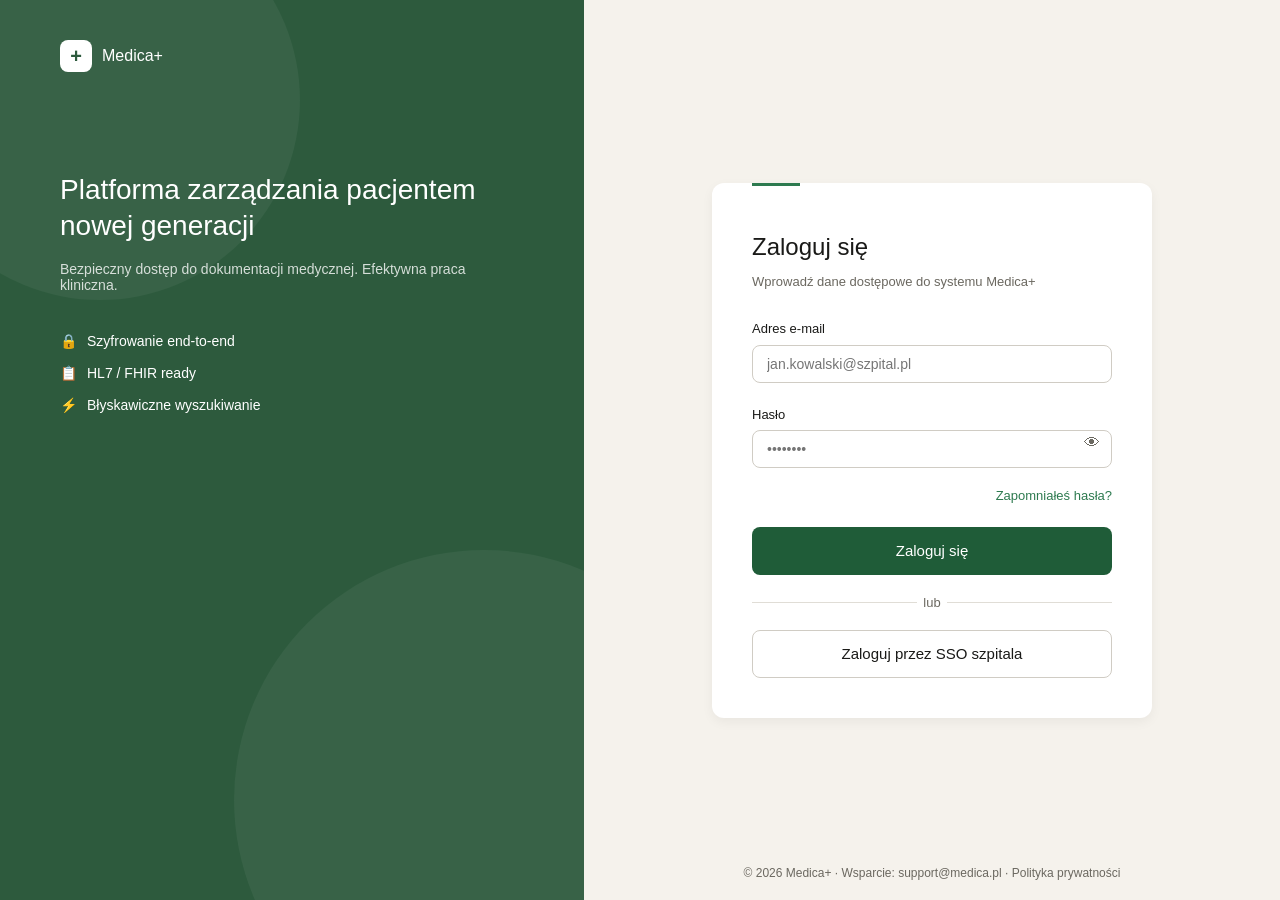
<file: index.html>
<!DOCTYPE html>
<html lang="pl">
<head>
    <meta charset="UTF-8">
    <meta name="viewport" content="width=device-width, initial-scale=1.0">
    <title>Medica+ | Logowanie</title>
    <link rel="stylesheet" href="css/style.css">
</head>
<body style="margin:0; overflow:hidden;">
    <div class="split-screen">
        <div class="split-left">
            <div class="bg-circle c1"></div>
            <div class="bg-circle c2"></div>
            
            <div style="display:flex; align-items:center; gap:10px; font-weight:500; position:relative; z-index:2;">
                <div style="background:white; color:#2D5A3D; width:32px; height:32px; display:flex; align-items:center; justify-content:center; border-radius:8px; font-size:20px; font-weight:bold;">+</div>
                <span>Medica+</span>
            </div>
            
            <div class="split-left-content">
                <h1>Platforma zarządzania pacjentem nowej generacji</h1>
                <p>Bezpieczny dostęp do dokumentacji medycznej. Efektywna praca kliniczna.</p>
                
                <ul class="feature-list">
                    <li><span>🔒</span> Szyfrowanie end-to-end</li>
                    <li><span>📋</span> HL7 / FHIR ready</li>
                    <li><span>⚡</span> Błyskawiczne wyszukiwanie</li>
                </ul>
            </div>
        </div>
        
        <div class="split-right">
            <div class="login-card">
                <div class="login-accent-bar"></div>
                <h2>Zaloguj się</h2>
                <p class="subtitle">Wprowadź dane dostępowe do systemu Medica+</p>
                
                <div id="login-error" class="error-msg hidden">Nieprawidłowy login lub hasło.</div>
                
                <form id="login-form">
                    <label style="font-size:13px; font-weight:500;">Adres e-mail</label>
                    <input type="text" id="username" required placeholder="jan.kowalski@szpital.pl" style="margin-bottom:16px;">
                    
                    <div style="display:flex; justify-content:space-between; align-items:center; margin-top:8px;">
                        <label style="font-size:13px; font-weight:500;">Hasło</label>
                    </div>
                    <div style="position:relative;">
                        <input type="password" id="password" required placeholder="••••••••" style="padding-right:40px;">
                        <!-- simple eye icon representation -->
                        <span style="position:absolute; right:12px; top:12px; color:var(--medica-text-secondary); cursor:pointer;">👁</span>
                    </div>
                    
                    <a href="#" style="font-size:13px; display:block; text-align:right; margin-bottom:24px;">Zapomniałeś hasła?</a>
                    
                    <button type="submit" style="width: 100%; height:48px; border-radius:8px; font-size:15px;">Zaloguj się</button>
                    
                    <div class="separator">lub</div>
                    
                    <button type="button" class="secondary" style="width: 100%; height:48px; border-radius:8px; font-size:15px; border-color:#D0CCC4;">Zaloguj przez SSO szpitala</button>
                </form>
            </div>
            
            <div class="login-footer">
                © 2026 Medica+ · Wsparcie: support@medica.pl · Polityka prywatności
            </div>
        </div>
    </div>

    <script src="js/data.js"></script>
    <script src="js/app.js"></script>
    <script>
        document.getElementById('login-form').addEventListener('submit', function(e) {
            e.preventDefault();
            const userBox = document.getElementById('username').value.trim();
            const passBox = document.getElementById('password').value;
            const error = document.getElementById('login-error');

            const user = clinicData.users.find(u => u.username === userBox && u.password === passBox);

            if (user) {
                const safeUser = { ...user };
                delete safeUser.password;
                localStorage.setItem('medicaUser', JSON.stringify(safeUser));
                
                if (user.role === 'patient') {
                    window.location.href = 'patient.html';
                } else {
                    window.location.href = 'doctor.html';
                }
            } else {
                error.classList.remove('hidden');
            }
        });
    </script>
</body>
</html>
</file>
<file: css/style.css>
:root {
    --medica-green-dark: #1F5C38;   
    --medica-green-mid: #2D7A4F;    
    --medica-green-light: #E8F5EE;  
    --medica-green-text: #1B5E35;   
    --medica-sidebar-bg: #FFFFFF;
    --medica-page-bg: #F5F2EC;      
    --medica-card-bg: #FFFFFF;
    --medica-border: #E0DDD6;       
    --medica-text-primary: #1A1A18;
    --medica-text-secondary: #6B6860;
    --medica-amber-bg: #FFF3E0;
    --medica-amber-text: #B45309;
    --medica-red-bg: #FEE2E2;
    --medica-red-text: #991B1B;
    
    --bg-color: var(--medica-page-bg);
}

body {
    font-family: 'Segoe UI', Tahoma, Geneva, Verdana, sans-serif;
    background-color: var(--bg-color);
    color: var(--medica-text-primary);
    margin: 0;
    padding: 0;
}

.container {
    max-width: 1200px;
    margin: 0 auto;
    padding: 20px;
}

/* Base components */
a {
    color: var(--medica-green-mid);
    text-decoration: none;
}
a:hover {
    text-decoration: underline;
}

button {
    background-color: var(--medica-green-dark);
    color: white;
    border: none;
    padding: 10px 20px;
    border-radius: 8px;
    cursor: pointer;
    font-size: 14px;
    font-weight: 500;
    transition: background-color 0.2s, color 0.2s;
}

button:hover {
    background-color: #16462A;
}

button.secondary {
    background-color: transparent;
    color: var(--medica-text-primary);
    border: 1px solid var(--medica-border);
}

button.secondary:hover {
    background-color: #F9F9F9;
}

.card {
    background: var(--medica-card-bg);
    border-radius: 8px;
    padding: 20px;
    margin-bottom: 20px;
    box-shadow: 0 1px 3px rgba(0,0,0,0.05);
    border: 1px solid var(--medica-border);
}

input[type="text"], input[type="password"], input[type="date"] {
    width: 100%;
    padding: 10px 14px;
    margin: 8px 0 20px 0;
    display: inline-block;
    border: 1px solid #D0CCC4;
    border-radius: 8px;
    box-sizing: border-box;
    font-family: inherit;
    font-size: 14px;
}

input:focus {
    outline: none;
    border-color: var(--medica-green-mid);
}

/* Custom Nav Header */
.top-nav {
    background-color: #FFFFFF;
    border-bottom: 1px solid var(--medica-border);
    height: 60px;
    display: flex;
    justify-content: space-between;
    align-items: center;
    padding: 0 24px;
}

.top-nav .logo {
    display: flex;
    align-items: center;
    font-weight: 500;
    font-size: 18px;
}

.top-nav .logo span.box {
    display: inline-flex;
    align-items: center;
    justify-content: center;
    width: 28px; height: 28px;
    background: var(--medica-green-mid);
    color: white;
    border-radius: 6px;
    margin-right: 10px;
    font-weight: 600;
}

.top-nav .nav-links {
    display: flex;
    gap: 30px;
}

.top-nav .nav-links a {
    color: var(--medica-text-secondary);
    font-size: 14px;
    padding: 20px 0;
    text-decoration: none;
}

.top-nav .nav-links a.active {
    color: var(--medica-text-primary);
    border-bottom: 2px solid var(--medica-green-mid);
    font-weight: 500;
}

.top-nav .user-profile {
    display: flex;
    align-items: center;
    gap: 12px;
    font-size: 14px;
    font-weight: 500;
}

.top-nav .avatar {
    width: 32px;
    height: 32px;
    border-radius: 50%;
    background-color: var(--medica-green-light);
    color: var(--medica-green-text);
    display: flex;
    align-items: center;
    justify-content: center;
    font-size: 12px;
}

/* Layout Setup */
.layout-wrapper {
    display: flex;
    min-height: calc(100vh - 60px);
}

.sidebar {
    width: 220px;
    background: var(--medica-sidebar-bg);
    border-right: 1px solid var(--medica-border);
    padding: 20px 10px;
}

.sidebar-item {
    display: flex;
    align-items: center;
    height: 40px;
    padding-left: 16px;
    margin-bottom: 4px;
    border-radius: 8px;
    color: var(--medica-text-secondary);
    font-size: 14px;
    cursor: pointer;
    text-decoration: none;
}

.sidebar-item:hover {
    background-color: #F9F9F9;
}

.sidebar-item.active {
    background-color: var(--medica-green-light);
    color: var(--medica-green-text);
    font-weight: 500;
}

.sidebar-item.active::before {
    content: "•";
    color: var(--medica-green-mid);
    font-size: 20px;
    margin-right: 8px;
}

.main-content {
    flex: 1;
    padding: 24px 32px;
}

/* Data tables */
.data-table {
    width: 100%;
    border-collapse: collapse;
}

.data-table th, .data-table td {
    border-bottom: 1px solid var(--medica-border);
    padding: 12px 10px;
    text-align: left;
    font-size: 14px;
}

.data-table th {
    color: var(--medica-text-secondary);
    font-weight: 500;
    text-transform: uppercase;
    font-size: 12px;
}

.data-table tbody tr:hover {
    background-color: #FAFAFA;
}

/* Badges / Tags */
.badge {
    display: inline-block;
    padding: 4px 10px;
    border-radius: 12px;
    font-size: 12px;
    font-weight: 500;
}

.badge-green { background: var(--medica-green-light); color: var(--medica-green-text); }
.badge-amber { background: var(--medica-amber-bg); color: var(--medica-amber-text); }
.badge-red { background: var(--medica-red-bg); color: var(--medica-red-text); }
.badge-gray { background: #F3F4F6; color: #4B5563; }
.badge-blue { background: #EFF6FF; color: #1D4ED8; }
.badge-purple { background: #F3E8FF; color: #6D28D9; }

.badge-icd {
    background: var(--medica-green-light);
    color: var(--medica-green-text);
    font-family: monospace;
    font-size: 12px;
    border-radius: 6px;
    padding: 4px 8px;
    min-width: 40px;
    text-align: center;
}

.hidden {
    display: none !important;
}

.error-msg {
    color: var(--medica-red-text);
    background: var(--medica-red-bg);
    padding: 10px;
    border-radius: 6px;
    margin-bottom: 15px;
    font-size: 13px;
}

/* Login Split Screen */
.split-screen {
    display: flex;
    height: 100vh;
}

.split-left {
    width: 40%;
    background-color: #2D5A3D;
    color: white;
    padding: 40px 60px;
    position: relative;
    overflow: hidden;
}

.split-left .bg-circle {
    position: absolute;
    border-radius: 50%;
    background: rgba(255,255,255,0.05);
}
.split-left .c1 { width: 400px; height: 400px; top: -100px; left: -100px; }
.split-left .c2 { width: 500px; height: 500px; bottom: -150px; right: -150px; }

.split-left-content {
    position: relative;
    z-index: 2;
    margin-top: 100px;
}

.split-left-content h1 {
    font-size: 28px;
    font-weight: 500;
    line-height: 1.3;
    margin-bottom: 16px;
}

.split-left-content p {
    font-size: 14px;
    opacity: 0.8;
    margin-bottom: 40px;
}

.feature-list {
    list-style: none;
    padding: 0;
}
.feature-list li {
    font-size: 14px;
    margin-bottom: 16px;
    display: flex;
    align-items: center;
    gap: 10px;
}

.split-right {
    width: 60%;
    background-color: var(--medica-page-bg);
    display: flex;
    flex-direction: column;
    align-items: center;
    justify-content: center;
    position: relative;
}

.login-card {
    background: white;
    border-radius: 12px;
    padding: 40px;
    width: 360px;
    box-shadow: 0 4px 12px rgba(0,0,0,0.05);
    position: relative;
}

.login-accent-bar {
    width: 48px;
    height: 3px;
    background: var(--medica-green-mid);
    position: absolute;
    top: 0;
    left: 40px;
}

.login-card h2 {
    font-weight: 500;
    font-size: 24px;
    margin: 10px 0 5px 0;
}
.login-card p.subtitle {
    font-size: 13px;
    color: var(--medica-text-secondary);
    margin-bottom: 30px;
}

.login-footer {
    position: absolute;
    bottom: 20px;
    font-size: 12px;
    color: var(--medica-text-secondary);
}

.separator {
    display: flex;
    align-items: center;
    text-align: center;
    color: var(--medica-text-secondary);
    font-size: 13px;
    margin: 20px 0;
}

.separator::before, .separator::after {
    content: '';
    flex: 1;
    border-bottom: 1px solid var(--medica-border);
}
.separator:not(:empty)::before { margin-right: .5em; }
.separator:not(:empty)::after { margin-left: .5em; }

/* Patient Header */
.patient-header {
    display: flex;
    justify-content: space-between;
    background: white;
    padding: 24px;
    border-radius: 8px;
    border: 1px solid var(--medica-border);
    margin-bottom: 24px;
}

.ph-left {
    display: flex;
    gap: 20px;
}

.ph-avatar {
    width: 52px;
    height: 52px;
    border-radius: 50%;
    background: #E5E7EB;
    display: flex;
    align-items: center;
    justify-content: center;
    font-size: 18px;
    font-weight: 500;
    color: #4B5563;
}

.ph-info h2 {
    margin: 0 0 8px 0;
    font-size: 22px;
    font-weight: 500;
}

.ph-meta {
    font-size: 13px;
    color: var(--medica-text-secondary);
    margin-bottom: 6px;
    display: flex;
    align-items: center;
    gap: 8px;
}

.ph-tags {
    margin-top: 12px;
    display: flex;
    gap: 8px;
}

.ph-right {
    display: flex;
    flex-direction: column;
    gap: 10px;
    min-width: 140px;
}

/* Metric Cards */
.metrics-grid {
    display: grid;
    grid-template-columns: repeat(4, 1fr);
    gap: 20px;
    margin-bottom: 24px;
}

.metric-card {
    background: white;
    padding: 16px;
    border-radius: 8px;
    border: 1px solid var(--medica-border);
}

.metric-val {
    font-size: 32px;
    font-weight: 500;
    margin-bottom: 4px;
}

.metric-label {
    font-size: 13px;
    color: var(--medica-text-secondary);
}

/* Vitals Grid */
.vitals-grid {
    display: grid;
    grid-template-columns: 1fr 1fr;
    gap: 16px;
    margin-top: 16px;
}

.vital-item {
    display: flex;
    align-items: flex-start;
    gap: 8px;
}

.vital-dot {
    width: 8px; height: 8px;
    border-radius: 50%;
    margin-top: 8px;
}
.dot-yellow { background: #F59E0B; }
.dot-green { background: #10B981; }

.vital-info .val {
    font-size: 28px;
    font-weight: 500;
    line-height: 1;
}

.vital-info .unit {
    font-size: 13px;
    color: var(--medica-text-secondary);
    margin-top: 4px;
}

.allergy-row {
    background: var(--medica-amber-bg);
    color: var(--medica-amber-text);
    padding: 12px;
    border-radius: 6px;
    margin-bottom: 8px;
    font-size: 14px;
    display: flex;
    align-items: center;
    gap: 8px;
}

/* Section headers */
.section-header {
    display: flex;
    justify-content: space-between;
    align-items: center;
    margin-bottom: 16px;
}

.section-header h3 {
    margin: 0;
    font-weight: 500;
    font-size: 16px;
}


/* Modal for DOCTOR */
.modal {
    display: none; 
    position: fixed; 
    z-index: 10; 
    left: 0;
    top: 0;
    width: 100%; 
    height: 100%; 
    background-color: rgba(0,0,0,0.4); 
}

.modal-content {
    background-color: var(--medica-card-bg);
    margin: 15% auto; 
    padding: 20px;
    border: 1px solid #888;
    width: 300px;
    border-radius: 8px;
}

/* ====== LEGACY CLASSES FOR DOCTOR.HTML AND PATIENT.HTML ====== */
header {
    background-color: var(--medica-card-bg);
    padding: 20px;
    box-shadow: 0 2px 4px rgba(0,0,0,0.05);
    display: flex;
    justify-content: space-between;
    align-items: center;
    border-bottom: 4px solid var(--medica-green-mid);
}

header .logo span {
    color: var(--medica-green-mid);
    font-weight: bold;
    font-size: 24px;
}

.dashboard-grid {
    display: grid;
    grid-template-columns: 1fr 1fr;
    gap: 20px;
}

@media (max-width: 768px) {
    .dashboard-grid {
        grid-template-columns: 1fr;
    }
}

.tag {
    display: inline-block;
    padding: 4px 8px;
    border-radius: 12px;
    font-size: 12px;
    background: var(--medica-green-light);
    color: var(--medica-green-text);
}

/* ===== User Switcher Dropdown ===== */
.user-switcher-wrap {
    position: relative;
    display: flex;
    align-items: center;
    gap: 10px;
}

.user-switcher-trigger {
    display: flex;
    align-items: center;
    gap: 8px;
    cursor: pointer;
    padding: 5px 10px;
    border-radius: 8px;
    transition: background 0.15s;
    user-select: none;
}
.user-switcher-trigger:hover { background: #F5F5F3; }

.user-switcher-chevron {
    font-size: 10px;
    color: var(--medica-text-secondary);
    transition: transform 0.2s;
}
.user-switcher-trigger.open .user-switcher-chevron { transform: rotate(180deg); }

.user-dropdown {
    display: none;
    position: absolute;
    right: 0;
    top: calc(100% + 8px);
    background: white;
    border: 1px solid var(--medica-border);
    border-radius: 12px;
    box-shadow: 0 8px 28px rgba(0,0,0,0.13);
    min-width: 280px;
    z-index: 100;
    overflow: hidden;
}
.user-dropdown.open { display: block; }

.user-dropdown-header {
    padding: 12px 16px;
    border-bottom: 1px solid var(--medica-border);
    background: var(--medica-page-bg);
}
.user-dropdown-header strong { font-size: 13px; }
.user-dropdown-header p { margin: 2px 0 0; font-size: 12px; color: var(--medica-text-secondary); }

.user-dropdown-label {
    font-size: 11px;
    font-weight: 600;
    text-transform: uppercase;
    letter-spacing: 0.5px;
    color: var(--medica-text-secondary);
    padding: 10px 16px 4px;
}

.user-dropdown-item {
    display: flex;
    align-items: center;
    gap: 10px;
    padding: 9px 16px;
    cursor: pointer;
    font-size: 14px;
    transition: background 0.1s;
}
.user-dropdown-item:hover { background: var(--medica-green-light); }
.user-dropdown-item.current { background: #F0FDF4; }

.user-dropdown-avatar {
    width: 30px;
    height: 30px;
    border-radius: 50%;
    background: var(--medica-green-light);
    color: var(--medica-green-text);
    display: flex;
    align-items: center;
    justify-content: center;
    font-size: 11px;
    font-weight: 700;
    flex-shrink: 0;
}
.user-dropdown-avatar.patient { background: #EFF6FF; color: #1D4ED8; }

.user-dropdown-item-name { font-weight: 500; font-size: 13px; }
.user-dropdown-item-sub { font-size: 12px; color: var(--medica-text-secondary); margin-top: 1px; }

.user-dropdown-sep { height: 1px; background: var(--medica-border); margin: 4px 0; }
</file>
